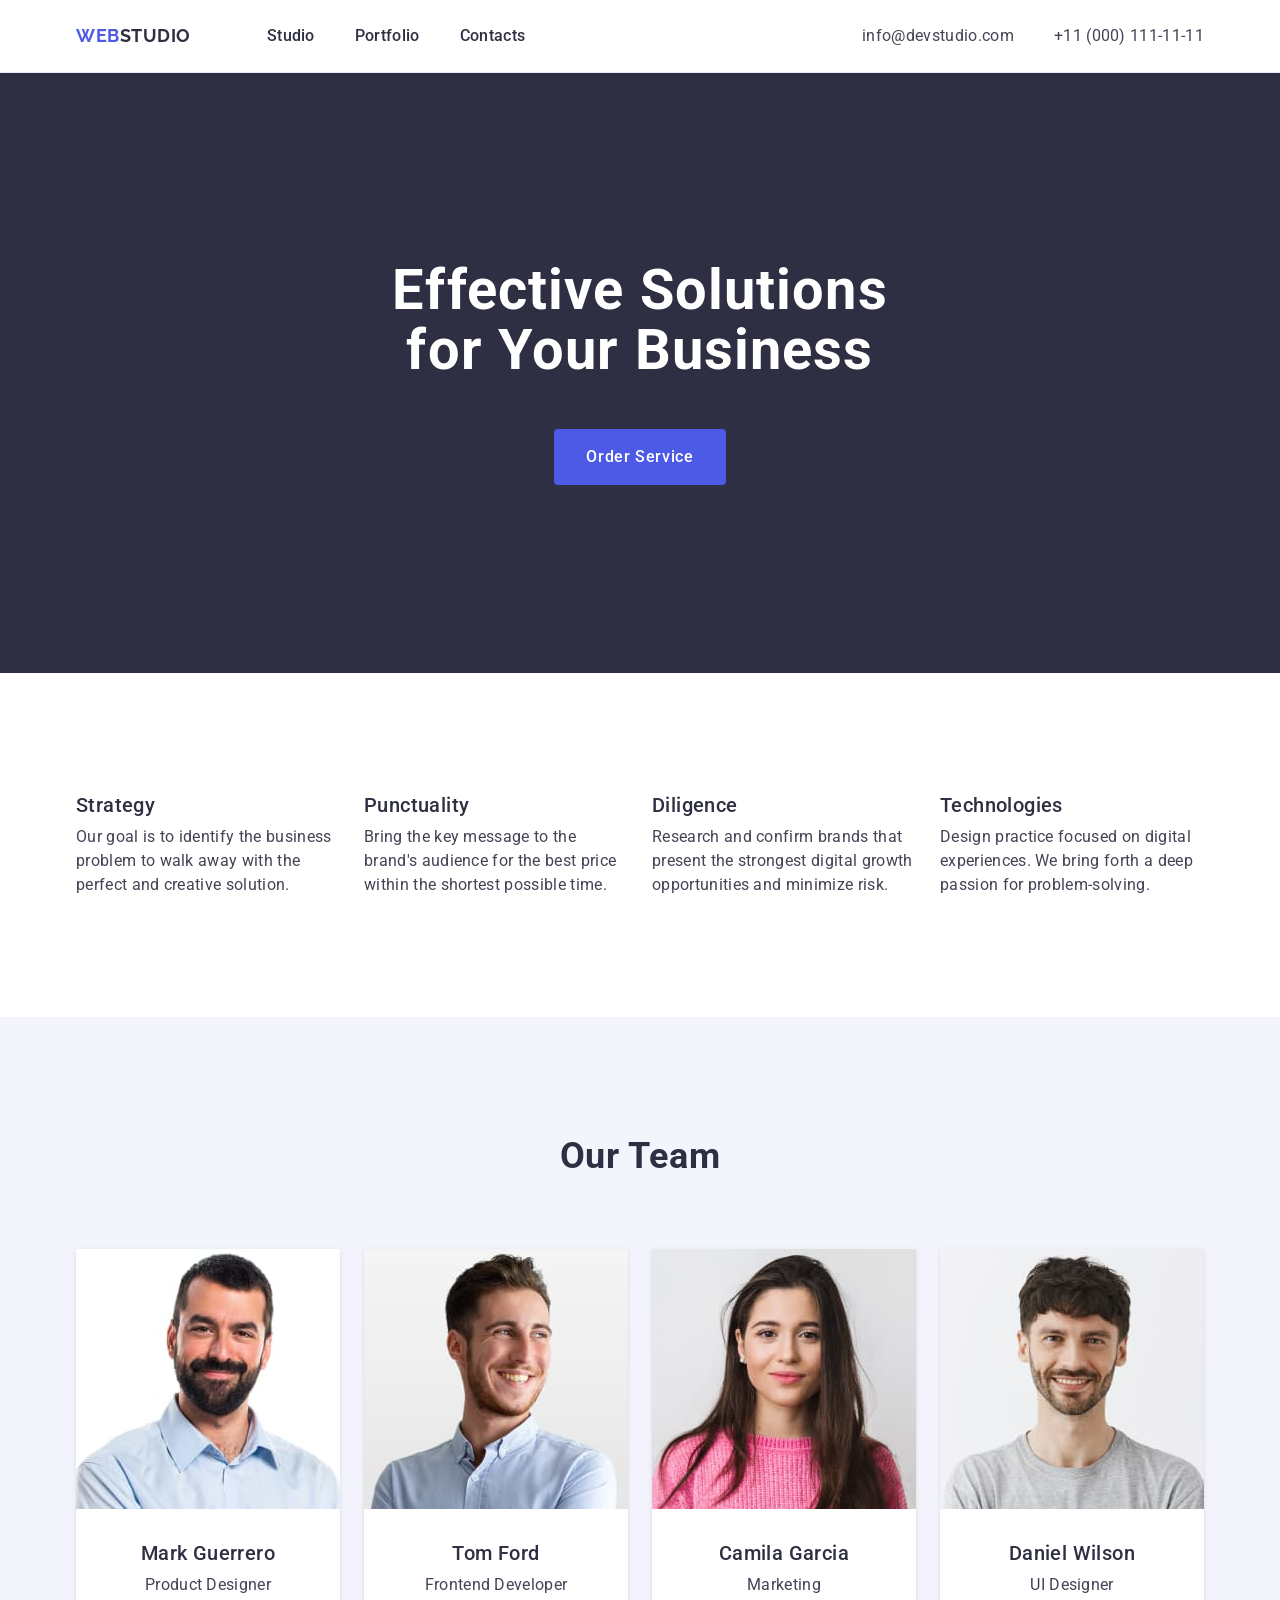
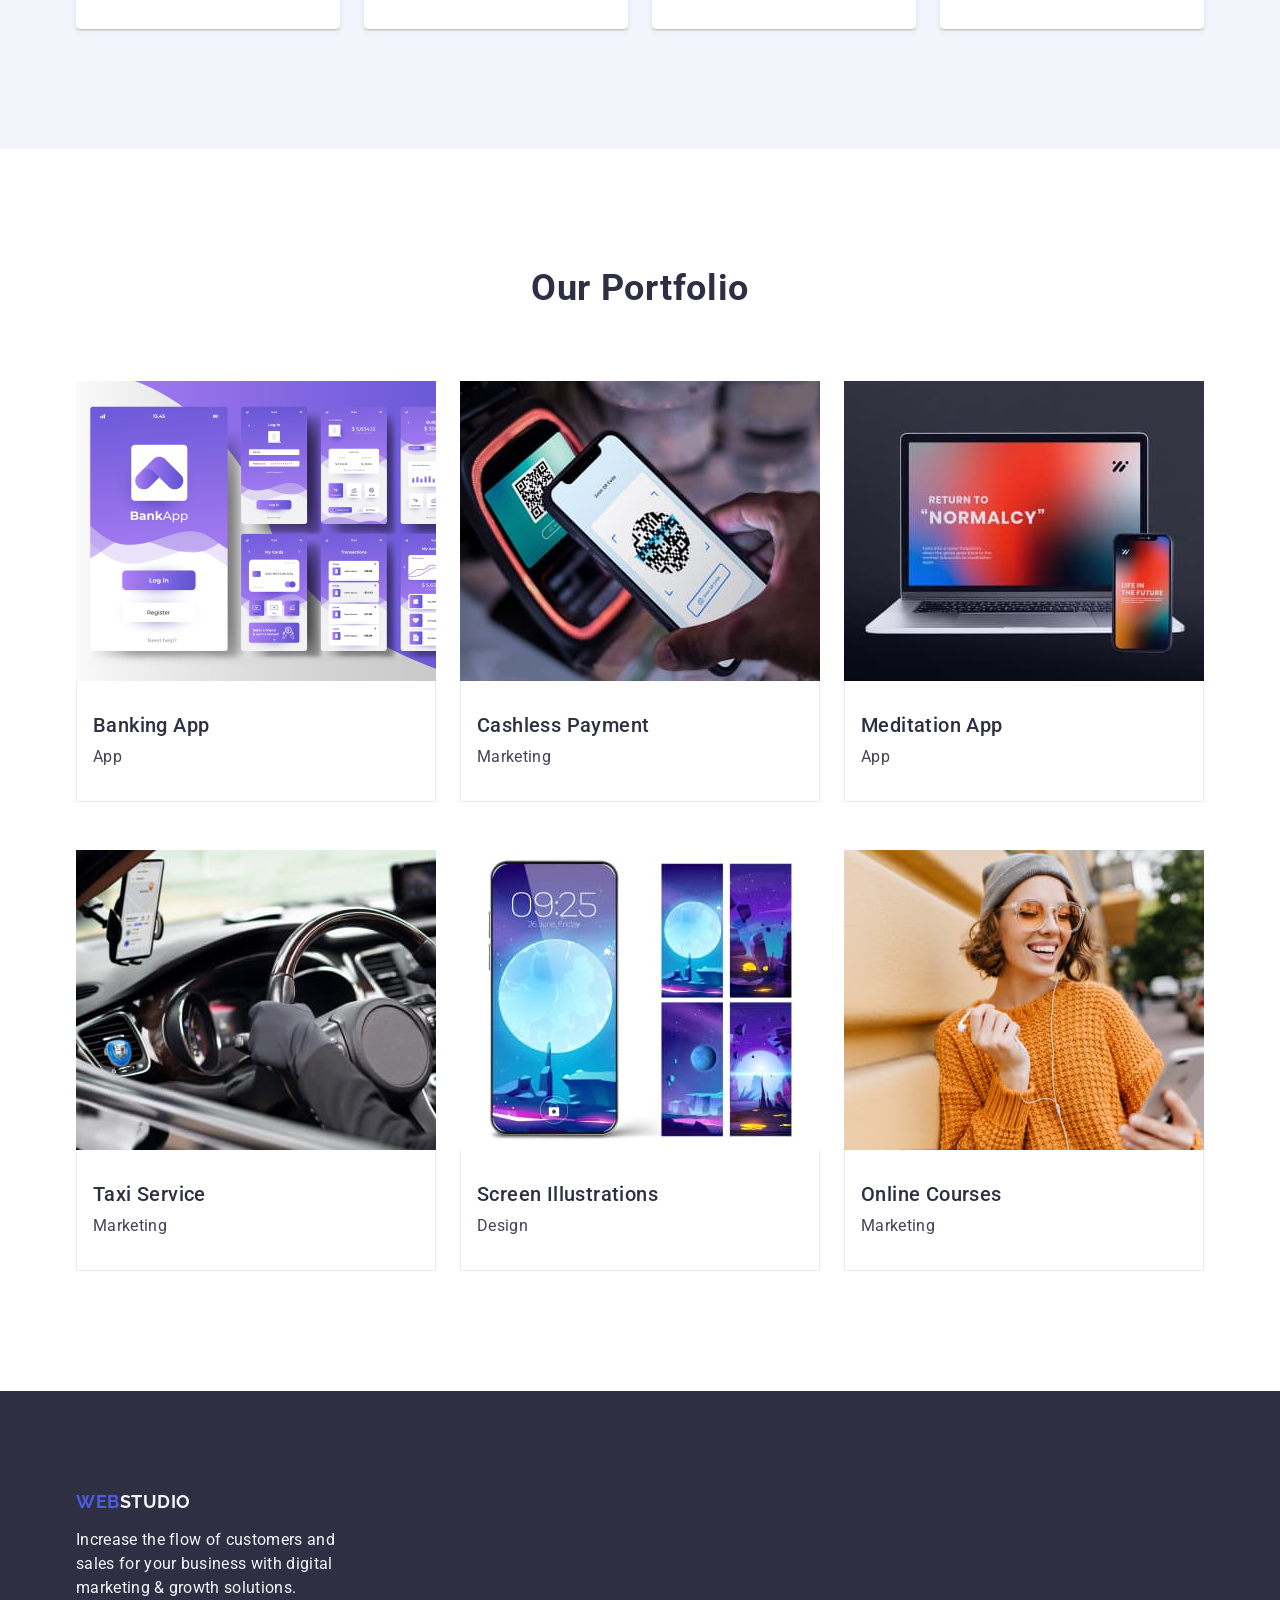
<file: index.html>
<!DOCTYPE html>
<html lang="en">
<head>
    <meta charset="UTF-8">
    <meta name="viewport" content="width=device-width, initial-scale=1.0">
    <title>WebStudio</title>
    <link rel="preconnect" href="https://fonts.googleapis.com">
    <link rel="preconnect" href="https://fonts.gstatic.com" crossorigin>
    <link href="https://fonts.googleapis.com/css2?family=Raleway:wght@700&family=Roboto:wght@400;500;700&display=swap"
        rel="stylesheet">
        <link rel="stylesheet" href="https://cdnjs.cloudflare.com/ajax/libs/modern-normalize/2.0.0/modern-normalize.min.css">
    <link rel="stylesheet" href="./css/styles.css">
</head>
<body>
    <header class="header">
        <div class="container header-container">
        <nav class="navigation">
            <a class="logo" href="./index.html">Web<span class="logo-part">Studio</span></a>
            <ul class="nav-list">
                <li>
                    <a class="nav-link" href="./index.html">Studio</a>
                </li>
                <li>
                    <a class="nav-link" href="">Portfolio</a>
                </li>
                <li>
                    <a class="nav-link" href="">Contacts</a>
                </li>
            </ul>
        </nav>
        <address class="address">
            <ul class="address-list">
                <li>
                    <a class="contact-link" href="mailto:info@devstudio.com">info@devstudio.com</a>
                </li>
                <li>
                    <a class="contact-link" href="tel:+110001111111">+11 (000) 111-11-11</a>
                </li>
            </ul>
        </address> 
        </div>
    </header>
    <main>
        <section class="hero">
            <div class="container hero-wrap">
            <h1 class="title-hero">Effective Solutions  for Your Business</h1>
            <button class="button-hero" type="button" >Order Service</button>
            </div>
        </section>
        <section class="our-adventages">
            <div class="container adventages-wrap">
            <h2 class="visually-hidden">Our Adventages</h2>
            <ul class="adventages-list">
                <li class="adventages-item">
                    <h3 class="subtitle-adventages">Strategy</h3>
                    <p class="text-adventages">Our goal is to identify the business
                       problem to walk away with the perfect and creative solution.
                    </p>
                </li>
                <li class="adventages-item">
                    <h3 class="subtitle-adventages">Punctuality</h3>
                    <p class="text-adventages">Bring the key message to the brand's audience for the best price within the shortest possible time.</p>
                </li>
                <li class="adventages-item">
                    <h3 class="subtitle-adventages">Diligence</h3>
                    <p class="text-adventages">Research and confirm brands that present the strongest digital growth opportunities and minimize risk.</p>
                </li>
                <li class="adventages-item">
                    <h3 class="subtitle-adventages">Technologies</h3>
                    <p class="text-adventages">Design practice focused on digital experiences. We bring forth a deep passion for problem-solving.</p>
                </li>
            </ul>
            </div>
        </section>
        <section class="section-team">
            <div class="container">
            <h2 class="title-team">Our Team</h2>
            <ul class="list-team">
                <li class="item-team">
                    <img class="team-photo" src="./images/team-one.jpg" alt="Mark Guerrero" width="264" height="260">
                    <div class="text-team">
                    <h3 class="subtitle-team">Mark Guerrero</h3>
                    <p class="text-discription">Product Designer</p>
                    </div>
                </li>
                <li class="item-team">
                    <img class="team-photo" src="./images/team-two.jpg" alt="Tom Ford"  width="264" height="260">
                    <div class="text-team">
                    <h3 class="subtitle-team">Tom Ford</h3>
                    <p class="text-discription">Frontend Developer</p>
                    </div>
                </li>
                <li class="item-team">
                    <img class="team-photo" src="./images/team-three.jpg" alt="Camila Garcia"  width="264" height="260">
                    <div class="text-team">
                    <h3 class="subtitle-team">Camila Garcia</h3>
                    <p class="text-discription">Marketing</p>
                    </div>
                </li>
                <li class="item-team">
                    <img class="team-photo" src="./images/team-four.jpg" alt="Daniel Wilson"  width="264" height="260"> 
                    <div class="text-team">
                    <h3 class="subtitle-team">Daniel Wilson</h3>
                    <p class="text-discription">UI Designer</p>
                    </div>
                </li>
            </ul>
        </div>
        </section>
        <section class="section-portfolio">
            <div class="container">
            <h2 class="title-portfolio">Our Portfolio</h2>
            <ul class="card-portfolio">
                <li class="portfolio-item">
                    <img class="photo-portfolio"   src="./images/interface-app.jpg" alt="Bank app" width="360" height="300">
                    <div class="text-portfolio">
                    <h3 class="subtitle-portfolio">Banking App</h3>
                    <p class="desc-portfolio">App</p>
                    </div>
                </li>
                <li class="portfolio-item">
                    <img class="photo-portfolio" src="./images/marketing.jpg" alt="Payment" width="360" height="300">
                    <div class="text-portfolio">
                    <h3 class="subtitle-portfolio">Cashless Payment</h3>
                    <p class="desc-portfolio">Marketing</p>
                    </div>
                </li>
                <li class="portfolio-item">
                    <img class="photo-portfolio"  src="./images/app.jpg" alt="Laptop app" width="360" height="300">
                    <div class="text-portfolio">
                    <h3 class="subtitle-portfolio">Meditation App</h3>
                    <p class="desc-portfolio">App</p>
                    </div>
                </li>
                <li class="portfolio-item">
                    <img class="photo-portfolio"  src="./images/taxi.jpg" alt="Taxi service" width="360" height="300">
                    <div class="text-portfolio">
                    <h3 class="subtitle-portfolio">Taxi Service</h3>
                    <p class="desc-portfolio">Marketing</p>
                    </div>
                </li>
                <li class="portfolio-item">
                    <img class="photo-portfolio"  src="./images/design.jpg" alt="Screen Illustrations" width="360" height="300">
                    <div class="text-portfolio">
                    <h3 class="subtitle-portfolio">Screen Illustrations</h3>
                    <p class="desc-portfolio">Design</p>
                    </div>
                </li>
                <li class="portfolio-item">
                    <img class="photo-portfolio"  src="./images/happy-customer.jpg" alt="Online Courses" width="360" height="300">
                    <div class="text-portfolio">
                    <h3 class="subtitle-portfolio">Online Courses</h3>
                    <p class="desc-portfolio">Marketing</p>
                    </div>
                </li>
            </ul>
            </div>
        </section>
    </main>
    <footer class="footer">
        <div class="container">
        <a class="logo-footer" href="./index.html">Web<span class="logo-second">Studio</span></a>
        <p class="text-footer">Increase the flow of customers and sales for your business with digital marketing & growth solutions.</p>
        </div>
    </footer>
</body>
</html>
</file>
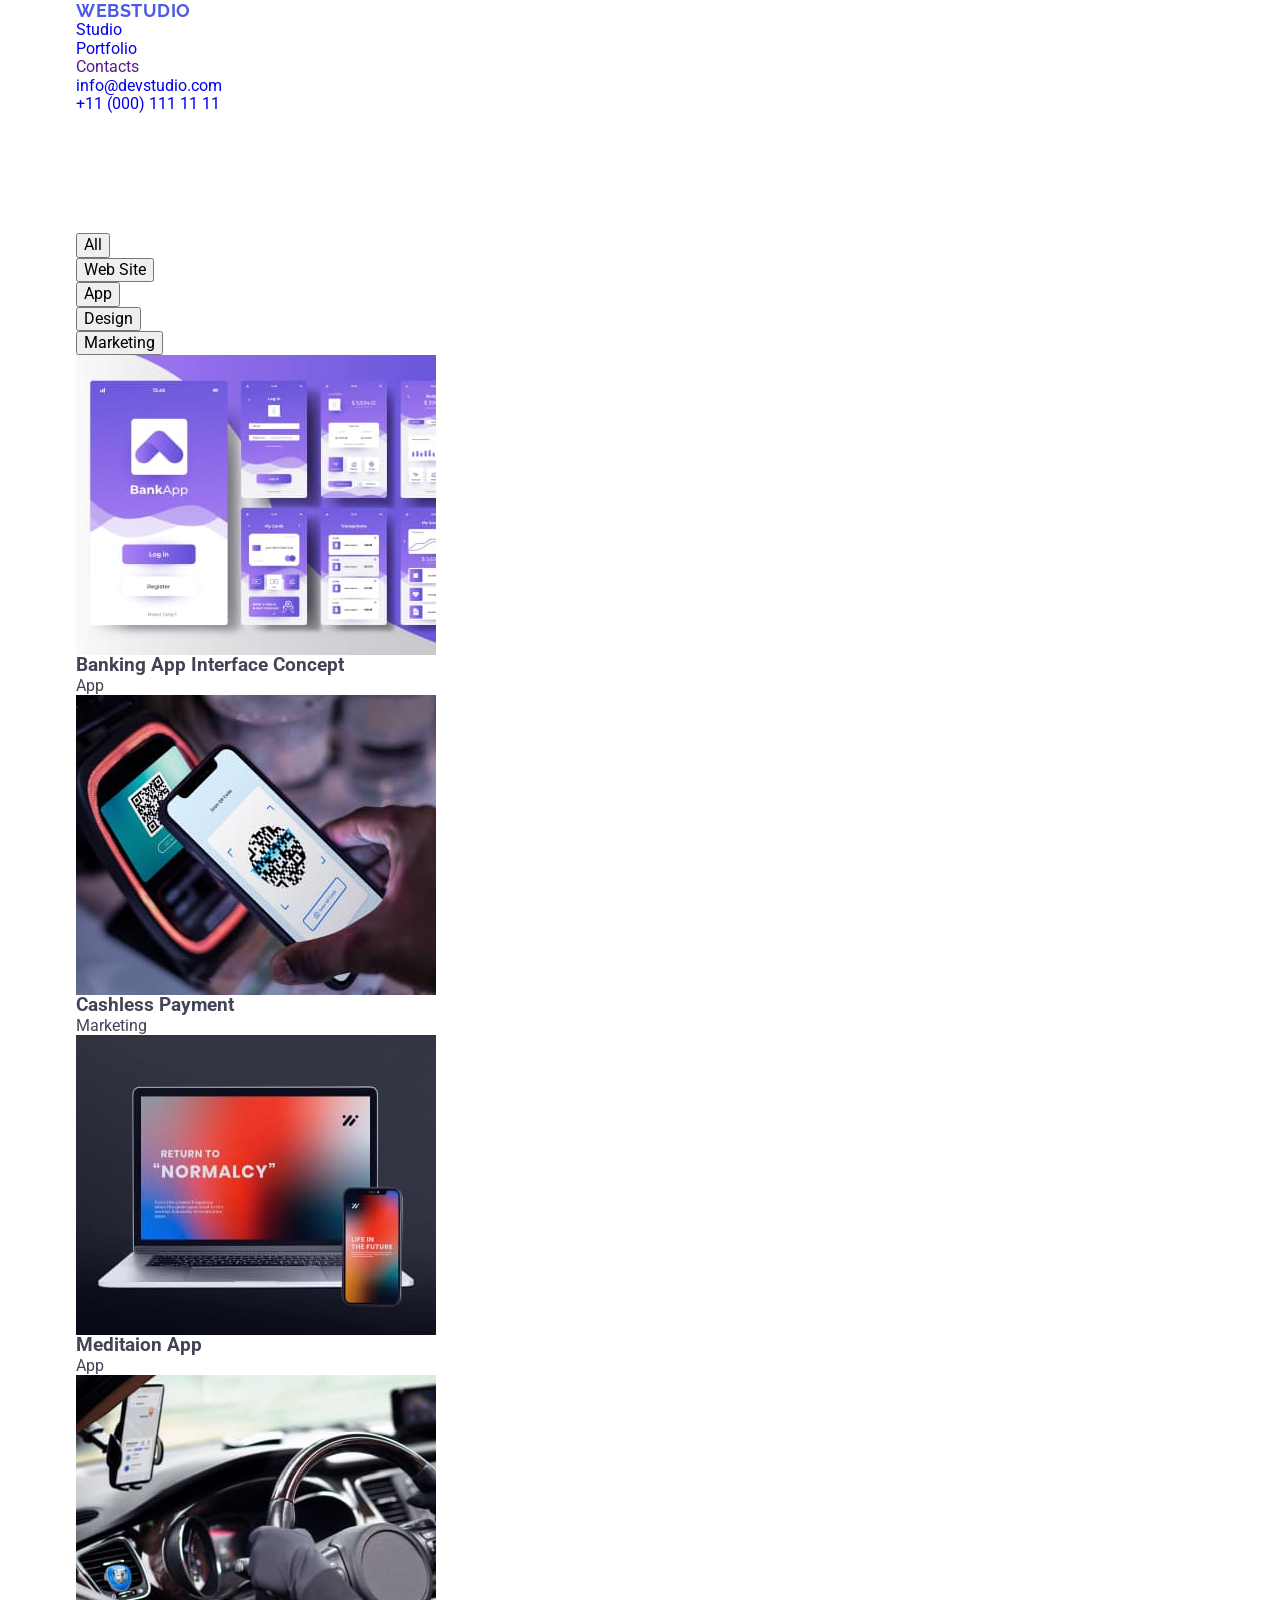
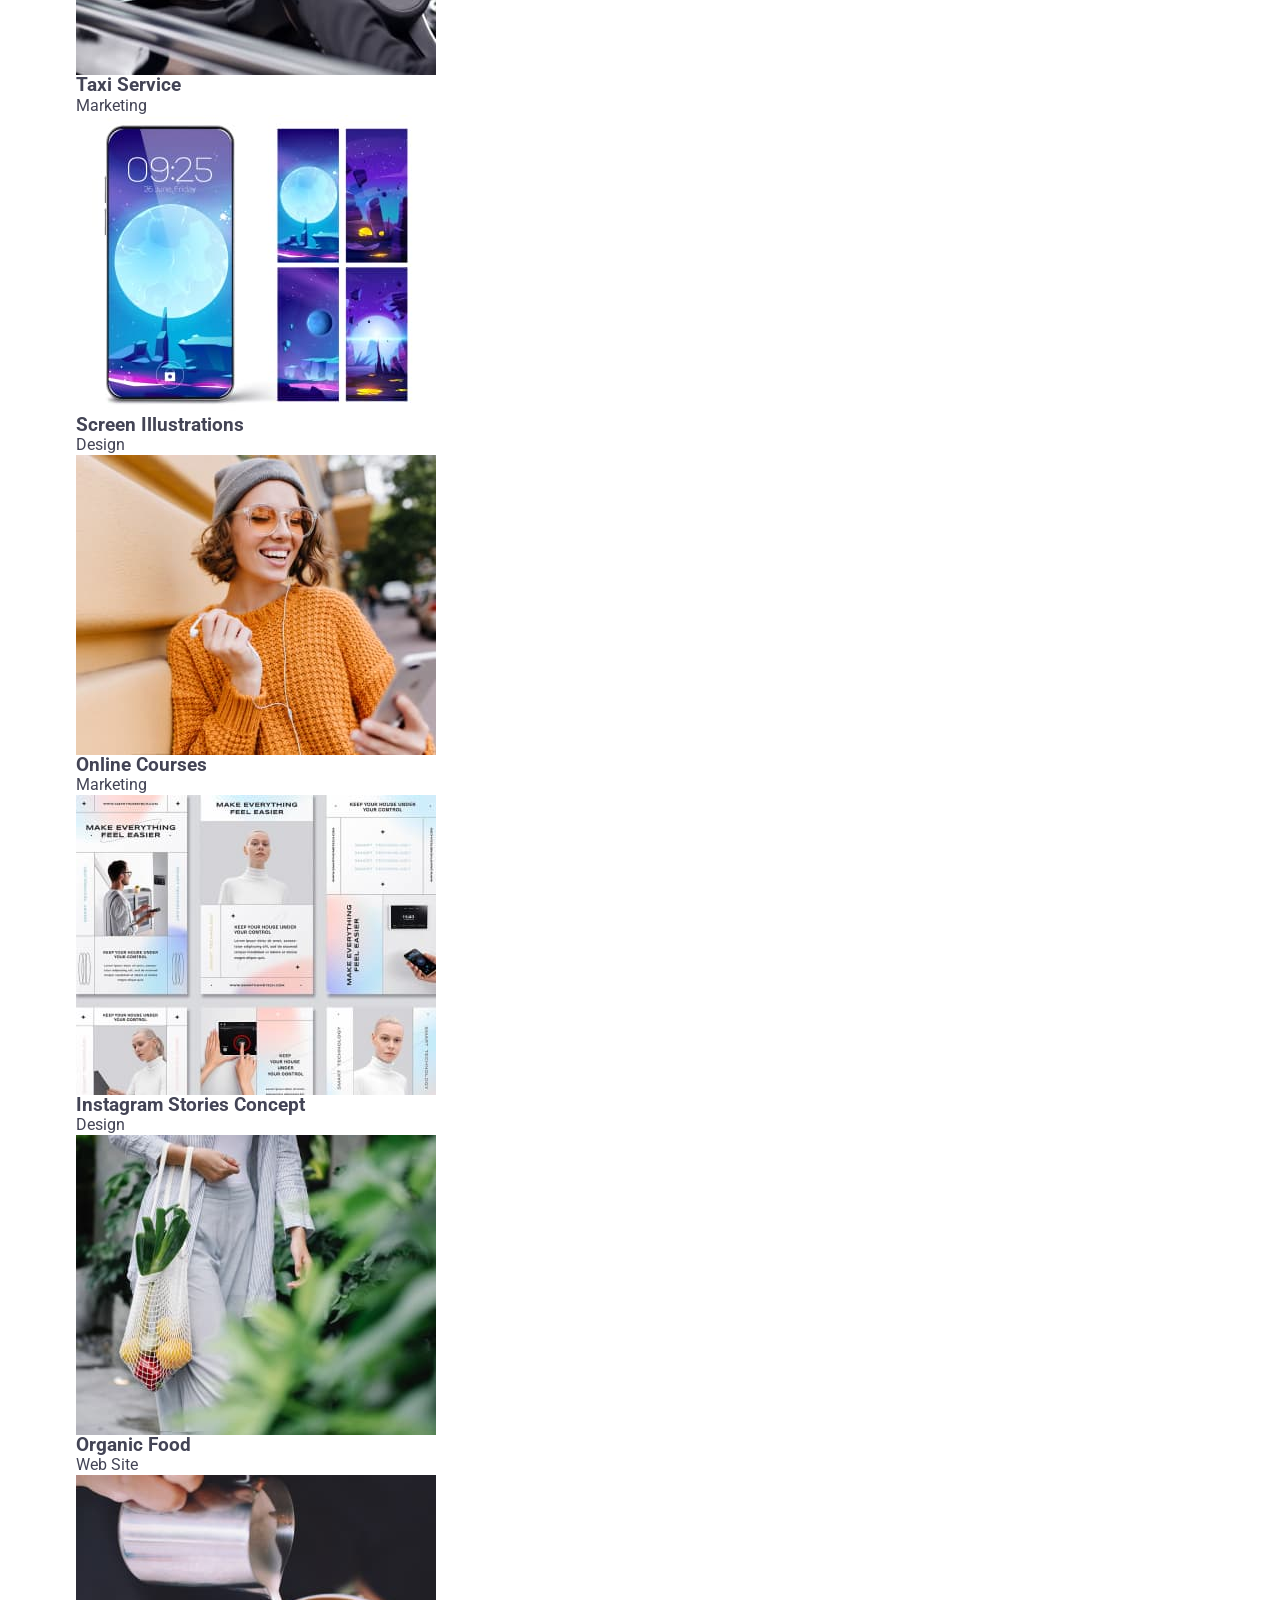
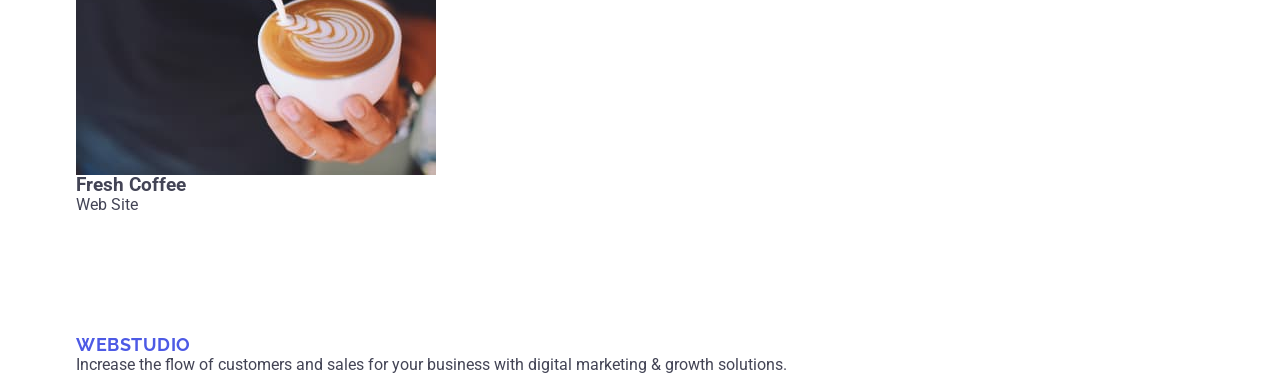
<file: portfolio.html>
<!DOCTYPE html>
<html lang="en">
<head  
    <meta charset="UTF-8">
    <meta http-equiv="X-UA-Compatible" content="IE=edge">
    <meta name="viewport" content="width=device-width, initial-scale=1.0">
    <title>WebStudio Portfolio </title>
    <link rel="preconnect" href="https://fonts.googleapis.com">
    <link rel="preconnect" href="https://fonts.gstatic.com" crossorigin>
    <link href="https://fonts.googleapis.com/css2?family=Raleway:wght@800&family=Roboto:wght@400;500;700;900&display=swap"
    rel="stylesheet">
    <link rel="stylesheet" href="https://cdnjs.cloudflare.com/ajax/libs/modern-normalize/1.1.0/modern-normalize.min.css">
    <link rel="stylesheet" href="./css/styles.css">
</head>
<body>
    <header class="page-header">
        <div class="container header-wrap">
            <nav class="cont-nav">
            <a class="logo link" href="WEBSTUDIO"><span class="logo-web">Web</span><span class="logo-studio">Studio</span></a>
            <ul class="site-nav list">
                <li class="item"><a href="./index.html" class="link">Studio</a></li>
                <li class="item"><a href="./portfolio.html" class="link">Portfolio</a></li>
                <li class="item"><a href="" class="link">Contacts</a></li>
            </ul>
            </nav>
            <ul class="contacts list">
                <li class="item"><a href="mailto:info@devstudio.com" class="link">info@devstudio.com</a></li>
                <li class="item"><a href="tel:+110001111111" class="link">+11 (000) 111 11 11</a></li>
            </ul>
        </div>
    </header>
    <main>
        <section class="section-portfolio">
            <div class="container ">
                <h1 hidden>Section with buttons</h1>
                <ul class="button-section list">
                    <li class="button">
                    <button class="button-title button-text" type="button">All</button>
                    </li>
                    <li class="button">
                    <button class="button-title button-text" type="button">Web Site</button>
                    </li>
                    <li class="button">
                    <button class="button-title button-text" type="button">App</button>
                    </li>
                    <li class="button"> 
                    <button class="button-title button-text" type="button">Design</button>
                    </li>
                    <li class="button">
                    <button class="button-title button-text" type="button">Marketing</button>
                    </li>
                </ul>
                <h2 hidden>Portfolio</h2>
                <ul class="portfolio-site list">
                    <li class="card-list">
                        <img src="./images/portfolio-gallery/portfolio-5.jpg" 
                        alt="Interface Concept"
                        width="360"
                        height="300"
                        />
                        <div class="tapes-of-services">
                            <h3 class="title">Banking App Interface Concept</h3>
                            <p class="services" >App</p>
                        </div>
                    </li>
                    <li class="card-list">
                        <img src="./images/portfolio-gallery/portfolio-6.jpg"
                        alt="Cashless Payment"
                        width="360"
                        height="300"
                        />
                        <div class="tapes-of-services">
                            <h3 class="title">Cashless Payment</h3>
                            <p class="services">Marketing</p>
                        </div>
                    </li>
                    <li class="card-list">
                        <img src="./images/portfolio-gallery/portfolio-7.jpg" 
                        alt="Meditaion App"
                        width="360"
                        height="300"
                        />
                        <div class="tapes-of-services">
                            <h3 class="title">Meditaion App</h3>
                            <p class="services">App</p>
                        </div>
                    </li>
                    <li class="card-list">
                        <img src="./images/portfolio-gallery/portfolio-8-img.jpg" 
                        alt="taxi service"
                        width="360"
                        height="300"
                        />
                        <div class="tapes-of-services">
                            <h3 class="title">Taxi Service</h3>
                            <p class="services">Marketing</p>
                        </div>
                    </li>
                    <li class="card-list">
                        <img src="./images/portfolio-gallery/portfolio-9-img.jpg" 
                        alt="screen illustration"
                        width="360"
                        height="300"
                        />
                        <div class="tapes-of-services">
                            <h3 class="title">Screen Illustrations</h3>
                            <p class="services">Design</p>
                        </div>
                    </li>
                    <li class="card-list">
                        <img src="./images/portfolio-gallery/portfolio-10-img.jpg" 
                        alt="online learning"
                        width="360"
                        height="300"
                        />
                        <div class="tapes-of-services">
                            <h3 class="title">Online Courses</h3>
                            <p class="services">Marketing</p>
                        </div>
                    </li>
                    <li class="card-list">
                        <img src="./images/portfolio-gallery/portfolio-11-img.jpg" 
                        alt="storis on instagram"
                        width="360"
                        height="300"
                        />
                        <div class="tapes-of-services">
                            <h3 class="title">Instagram Stories Concept</h3>
                            <p class="services">Design</p>
                        </div>
                    </li>
                    <li class="card-list">
                        <img src="./images/portfolio-gallery/portfolio-12-img.jpg" 
                        alt="organic fruits and vegetables"
                        width="360"
                        height="300"
                        />
                        <div class="tapes-of-services">
                            <h3 class="title">Organic Food</h3>
                            <p class="services">Web Site</p>
                        </div>
                    </li>
                    <li class="card-list">
                        <img src="./images/portfolio-gallery/portfolio-13-img.jpg" 
                        alt="the barista makes coffee"
                        width="360"
                        height="300"
                        />
                        <div class="tapes-of-services">
                            <h3 class="title">Fresh Coffee</h3>
                            <p class="services">Web Site</p>
                        </div>
                    </li>
                </ul>
            </div>
        </section>
    </main>
    <footer class="page-footer ">
        <div class="container conteiner-footer">
            <a class="logo link" href="./index.html">Web<span class="color-studio">Studio</span></a>
            <p class="footer-title footer-text">
            Increase the flow of customers and sales for your business with 
            digital marketing & growth solutions.
            </p>
        </div>
    </footer>
</body>
</html>
</file>
<file: css/styles.css>
body {
   font-family: "Roboto", sans-serif;
   color: #434455;
   background-color: #FFFFFF;
   }

   h1,
   h2,
   h3,
   h4,
   h5,
   h6,
   p {
     margin: 0;
   }



   a {
    text-decoration: none;
   }

   ul, ol {
    list-style: none;
    padding-left: 0;
    margin: 0;
   }

   img {
    display: block;
    max-width: 100%;
    height: auto;
   }

   address{
    font-style: normal;
   }

    .visually-hidden {
    position: absolute;
    width: 1px;
    height: 1px;
    margin: -1px;
    border: 0;
    padding: 0;
    white-space: nowrap;
    clip-path: inset(100%);
    clip: rect(0 0 0 0);
    overflow: hidden;
   }


   .container{
    width: 1158px;
    padding: 0 15px;
    margin: 0 auto;
   }

   /* ---header---*/
   .header-container{
    display: flex;
    align-items: center;
    }

    .navigation{
      display: flex;
      align-items: center;
    }
  
    .header{
      border-bottom: 1px solid #e7e9fc;
    }
  
    .logo{
    color: #4D5AE5;
    font-family: Raleway, sans-serif;
    font-size: 18px;
    font-weight: 700;
    line-height: 1.17;
    letter-spacing: 0.03em;
    text-transform: uppercase;
    margin-right: 76px;
    }

   .nav-list{
    display: flex;
    gap: 40px;
    }

    .logo-part {
    color: #2E2F42;
    }

   .nav-link {
   color:  #2E2F42;;
   font-size: 16px;
   font-weight: 500;
   line-height: 1.5;
   letter-spacing: 0.02em;
   padding: 24px 0;
   display: block;
   }

   .nav-link:hover,
   .nav-link:focus {
   color: #404BBF;
   }


    .address {
    font-style: normal;
    margin-left: auto;
    }

    .address-list{
    display: flex;
    gap: 40px;
    }

    .contact-link {
    color:  #434455;
    font-size: 16px;
    line-height: 1.5;
    letter-spacing: 0.02em;
    }

    .contact-link:hover,
    .contact-link:focus{
    color:  #404BBF;
    }

   /* section-hero*/
    .hero {
    background-color: #2E2F42;
    padding-top: 188px;
    padding-bottom: 188px;
    }
    
    .hero-wrap{
    display: flex;
    flex-direction: column;
    align-items: center;

    }

    .title-hero {
    font-weight: 700;
    font-size: 56px;
    line-height: 1.07;
    letter-spacing: 0.02em;
    text-align: center;
    color: #fff;
    margin-bottom: 48px;
    max-width: 496px;
    }

    .button-hero {
    font-weight: 500; 
    font-size: 16px; 
    line-height: 1.5;
    letter-spacing: 0.04em;
    color: #fff;
    background: #4d5ae5; 
    border-radius: 4px;
    border: none;
    cursor: pointer;
    padding: 16px 32px; 
    min-width: 169px;
    }

    .button-hero:hover,
    .button-hero:focus{
    background-color: #404bbf;
   }

    /* section-adventages */
    
    .our-adventages{
    padding-top: 120px;
    padding-bottom: 120px;
    }


    .adventages-list{
    display: flex;
    justify-content: space-between;
    align-items: center;
    gap: 24px;
   }
    
    .adventages-item{
    max-width: 264px;
    width: calc((100% - 24 * 3) / 4);
    }

    .subtitle-adventages {
    font-weight: 500;
    font-size: 20px;
    line-height: 1.2;
    letter-spacing: 0.02em;
    color: #2e2f42;
    margin-bottom: 8px;
    
    }

    .text-adventages {
    font-weight: 400;
    font-size: 16px;
    line-height: 1.5;
    letter-spacing: 0.02em;
   }

   /* section-team*/
   .section-team{
    text-align: center;
    background-color: #F4F4FD;
    padding-top: 120px;
    padding-bottom: 120px;
   }

   .list-team{
    display: flex;
    align-items: center;
    justify-content: space-between;
    gap: 24px;
   }

   .item-team {
    width: 264px;
    width: calc((100% - 24 * 3) / 4);
    background-color: #FFFFFF;
    border-radius: 0px 0px 4px 4px;
    box-shadow: 0 2px 1px 0 rgba(46, 47, 66, 0.08), 0 1px 1px 0 rgba(46, 47, 66, 0.16), 0 1px 6px 0 rgba(46, 47, 66, 0.08);
   }

   .team-photo{
    object-fit: cover;
   }

   .text-team{
  padding-top: 32px;
  padding-bottom: 32px;
   align-items: center;
   }

   .title-team {
    font-weight: 700;
    font-size: 36px;
    line-height: 1.11;
    letter-spacing: 0.02em;
    text-align: center;
    text-transform: capitalize;
    color: #2e2f42;
    margin-bottom: 72px;
   }

   .subtitle-team {
    font-weight: 500;
    font-size: 20px;
    line-height: 1.2;
    letter-spacing: 0.02em;
    color: #2e2f42;
    text-align: center;
    margin-bottom: 8px;
   }

   .text-discription {
    font-size: 16px;
    line-height: 1.5;
    letter-spacing: 0.02em;
   }


   /* section-portfolio */

   .section-portfolio{
   padding-top: 120px;
   padding-bottom: 120px;
   }

   .title-portfolio {
    font-weight: 700;
    font-size: 36px;
    line-height: 1.11;
    letter-spacing: 0.02em;
    text-align: center;
    text-transform: capitalize;
    color: #2e2f42;
    margin-bottom: 72px;
   }

   .card-portfolio{
   display: flex;
   flex-wrap: wrap;
   column-gap: 24px;
   row-gap: 48px;
   }

    .portfolio-item {
    width: 360px;
    width: calc((100% - 24px * 2) / 3);
    }

   .text-portfolio{
    padding: 32px 16px;
    border-bottom: 1px solid #e7e9fc;
    border-left: 1px solid #e7e9fc;
    border-right: 1px solid #e7e9fc;
   }

   .subtitle-portfolio {
    font-weight: 500;
    font-size: 20px;
    line-height: 1.2;
    letter-spacing: 0.02em;
    color: #2e2f42;
    margin-bottom: 8px;
   }

   .desc-portfolio {
    font-size: 16px;
    line-height: 1.5;
    letter-spacing: 0.02em;
   }

   /* footer */


   .footer {
   padding-top: 100px;
   padding-bottom: 100px;
   background-color: #2e2f42;
   }

   .footer-contafoiner{
    
   }

   .logo-footer {
    font-family: "Raleway", sans-serif;
    font-weight: 700;
    font-size: 18px;
    line-height: 1.17;
    letter-spacing: 0.03em;
    text-transform: uppercase;
    color: #4d5ae5;
    display: inline-block;
      margin-bottom: 16px;
   }

   .logo-second{
   color: #f4f4fd;
   }

    .text-footer{
    font-weight: 400;
    font-size: 16px;
    line-height: 1.5;
    letter-spacing: 0.02em;
    color: #f4f4fd;
    width: 264px;
   }
</file>
